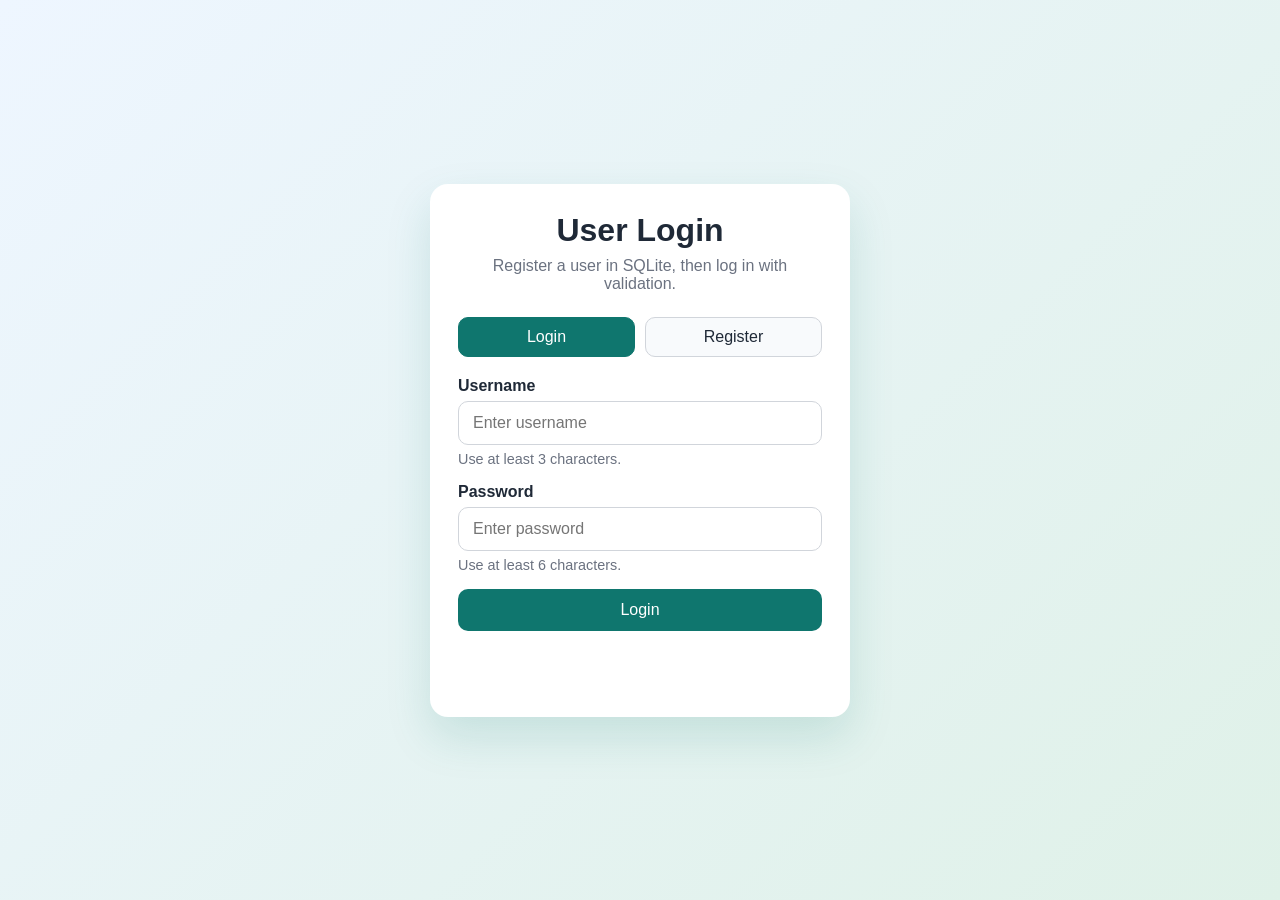
<file: copilot/codex/index.html>
<!DOCTYPE html>
<html lang="en">
<head>
    <meta charset="UTF-8">
    <meta name="viewport" content="width=device-width, initial-scale=1.0">
    <title>Login System</title>
    <style>
        :root {
            --bg: linear-gradient(135deg, #eef6ff 0%, #dff1e8 100%);
            --card: #ffffff;
            --text: #1f2937;
            --muted: #6b7280;
            --border: #d1d5db;
            --accent: #0f766e;
            --accent-dark: #115e59;
            --danger: #b91c1c;
            --success: #166534;
            --shadow: 0 20px 45px rgba(15, 118, 110, 0.15);
        }

        * {
            box-sizing: border-box;
        }

        body {
            margin: 0;
            min-height: 100vh;
            display: grid;
            place-items: center;
            padding: 24px;
            font-family: "Segoe UI", Tahoma, Geneva, Verdana, sans-serif;
            color: var(--text);
            background: var(--bg);
        }

        .card {
            width: min(100%, 420px);
            background: var(--card);
            border-radius: 18px;
            box-shadow: var(--shadow);
            padding: 28px;
        }

        h1 {
            margin: 0 0 8px;
            font-size: 2rem;
            text-align: center;
        }

        .subtitle {
            margin: 0 0 24px;
            text-align: center;
            color: var(--muted);
        }

        .tabs {
            display: grid;
            grid-template-columns: 1fr 1fr;
            gap: 10px;
            margin-bottom: 20px;
        }

        .tab-button {
            border: 1px solid var(--border);
            background: #f8fafc;
            color: var(--text);
            border-radius: 10px;
            padding: 10px;
            font-size: 1rem;
            cursor: pointer;
        }

        .tab-button.active {
            background: var(--accent);
            color: #fff;
            border-color: var(--accent);
        }

        .field-group {
            margin-bottom: 16px;
        }

        label {
            display: block;
            margin-bottom: 6px;
            font-weight: 600;
        }

        input {
            width: 100%;
            padding: 12px 14px;
            border: 1px solid var(--border);
            border-radius: 10px;
            font-size: 1rem;
        }

        input:focus {
            outline: 2px solid rgba(15, 118, 110, 0.2);
            border-color: var(--accent);
        }

        .hint {
            margin-top: 6px;
            font-size: 0.9rem;
            color: var(--muted);
        }

        .actions {
            display: grid;
            gap: 12px;
        }

        button.primary {
            border: none;
            border-radius: 10px;
            padding: 12px;
            background: var(--accent);
            color: #fff;
            font-size: 1rem;
            cursor: pointer;
        }

        button.primary:hover {
            background: var(--accent-dark);
        }

        .message {
            min-height: 24px;
            margin-top: 18px;
            font-weight: 600;
            text-align: center;
        }

        .message.error {
            color: var(--danger);
        }

        .message.success {
            color: var(--success);
        }

        .hidden {
            display: none;
        }

        @media (max-width: 480px) {
            .card {
                padding: 22px;
            }

            h1 {
                font-size: 1.7rem;
            }
        }
    </style>
</head>
<body>
    <section class="card">
        <h1>User Login</h1>
        <p class="subtitle">Register a user in SQLite, then log in with validation.</p>

        <div class="tabs">
            <button class="tab-button active" id="showLoginBtn" type="button">Login</button>
            <button class="tab-button" id="showRegisterBtn" type="button">Register</button>
        </div>

        <form id="authForm" novalidate>
            <div class="field-group">
                <label for="username">Username</label>
                <input type="text" id="username" name="username" placeholder="Enter username">
                <div class="hint">Use at least 3 characters.</div>
            </div>

            <div class="field-group">
                <label for="password">Password</label>
                <input type="password" id="password" name="password" placeholder="Enter password">
                <div class="hint">Use at least 6 characters.</div>
            </div>

            <div class="field-group hidden" id="confirmPasswordGroup">
                <label for="confirmPassword">Confirm Password</label>
                <input type="password" id="confirmPassword" name="confirmPassword" placeholder="Confirm password">
            </div>

            <div class="actions">
                <button class="primary" type="submit" id="submitBtn">Login</button>
            </div>
        </form>

        <p class="message" id="message"></p>
    </section>

    <script>
        const API_BASE_URL = "http://127.0.0.1:8000";

        const authForm = document.getElementById("authForm");
        const usernameInput = document.getElementById("username");
        const passwordInput = document.getElementById("password");
        const confirmPasswordInput = document.getElementById("confirmPassword");
        const confirmPasswordGroup = document.getElementById("confirmPasswordGroup");
        const submitBtn = document.getElementById("submitBtn");
        const messageBox = document.getElementById("message");
        const showLoginBtn = document.getElementById("showLoginBtn");
        const showRegisterBtn = document.getElementById("showRegisterBtn");

        let mode = "login";

        function setMode(nextMode) {
            mode = nextMode;
            const isRegister = mode === "register";

            confirmPasswordGroup.classList.toggle("hidden", !isRegister);
            submitBtn.textContent = isRegister ? "Register" : "Login";
            showLoginBtn.classList.toggle("active", !isRegister);
            showRegisterBtn.classList.toggle("active", isRegister);
            clearMessage();
            authForm.reset();
        }

        function showMessage(text, type) {
            messageBox.textContent = text;
            messageBox.className = `message ${type}`;
        }

        function clearMessage() {
            messageBox.textContent = "";
            messageBox.className = "message";
        }

        function validateForm() {
            const username = usernameInput.value.trim();
            const password = passwordInput.value.trim();
            const confirmPassword = confirmPasswordInput.value.trim();

            if (username.length < 3) {
                showMessage("Username must be at least 3 characters long.", "error");
                return null;
            }

            if (password.length < 6) {
                showMessage("Password must be at least 6 characters long.", "error");
                return null;
            }

            if (mode === "register" && password !== confirmPassword) {
                showMessage("Passwords do not match.", "error");
                return null;
            }

            return { username, password };
        }

        async function submitAuth(event) {
            event.preventDefault();
            clearMessage();

            const formData = validateForm();
            if (!formData) {
                return;
            }

            const endpoint = mode === "register" ? "/register" : "/login";

            try {
                const response = await fetch(`${API_BASE_URL}${endpoint}`, {
                    method: "POST",
                    headers: {
                        "Content-Type": "application/json"
                    },
                    body: JSON.stringify(formData)
                });

                const data = await response.json();

                if (!response.ok) {
                    showMessage(data.message || "Request failed.", "error");
                    return;
                }

                showMessage(data.message, "success");
                if (mode === "register") {
                    setMode("login");
                    usernameInput.value = formData.username;
                }
            } catch (error) {
                showMessage("Server not reachable. Start the Python server first.", "error");
            }
        }

        showLoginBtn.addEventListener("click", function () {
            setMode("login");
        });

        showRegisterBtn.addEventListener("click", function () {
            setMode("register");
        });

        authForm.addEventListener("submit", submitAuth);
    </script>
</body>
</html>
</file>
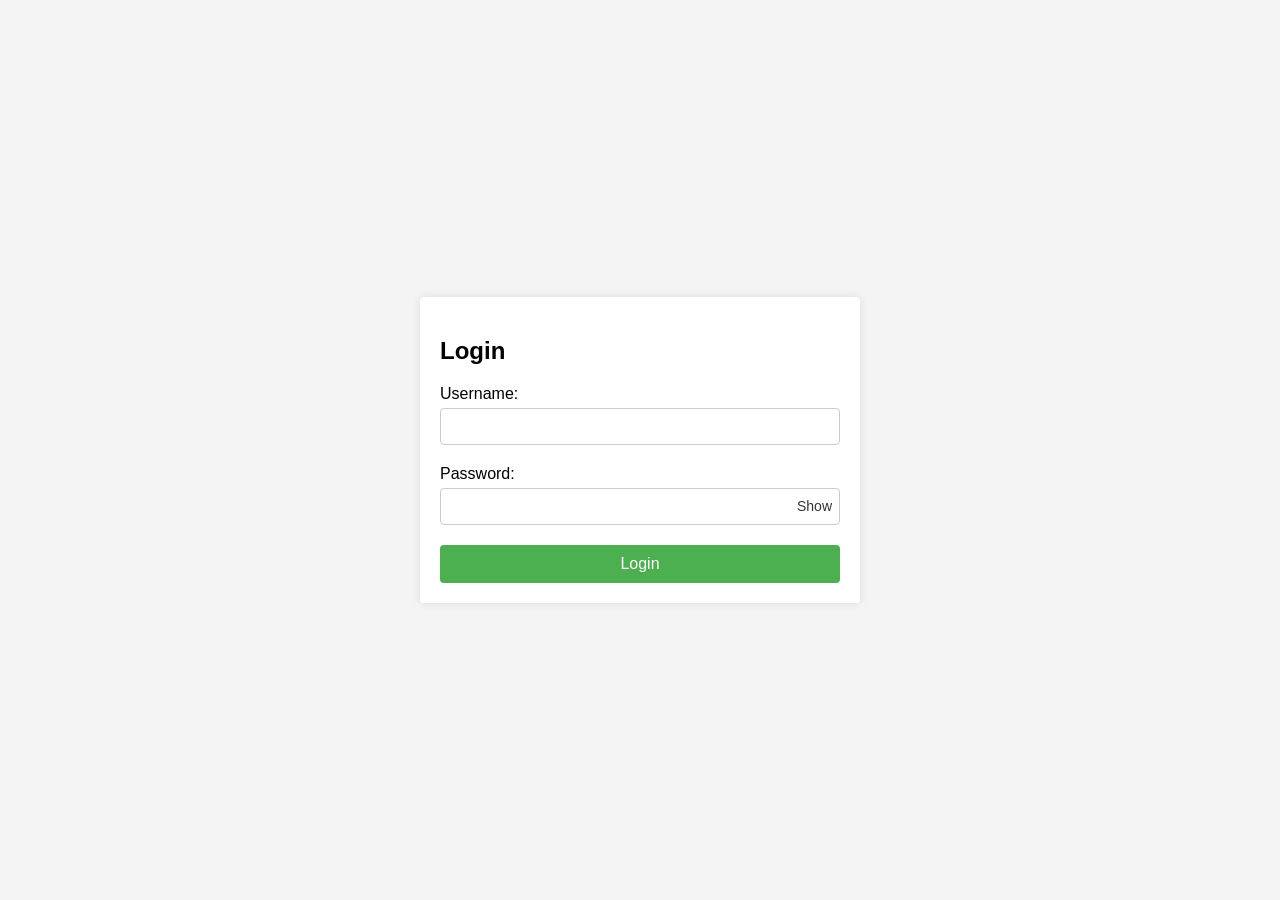
<file: copilot/day1.html>
<!DOCTYPE html>
<html lang="en">
<head>
    <meta charset="UTF-8">
    <meta name="viewport" content="width=device-width, initial-scale=1.0">
    <title>Responsive Login Form</title>
    <style>
        :root {
            --primary-color: #4CAF50;
            --primary-hover: #45a049;
            --border-color: #ccc;
            --error-color: red;
            --text-dark: #333;
            --bg-light: #f4f4f4;
            --padding-small: 5px;
            --padding-base: 10px;
            --padding-container: 20px;
            --border-radius: 4px;
            --shadow: 0 0 10px rgba(0, 0, 0, 0.1);
        }

        body {
            font-family: Arial, sans-serif;
            background-color: var(--bg-light);
            display: flex;
            justify-content: center;
            align-items: center;
            height: 100vh;
            margin: 0;
        }

        .login-container {
            background-color: white;
            padding: var(--padding-container);
            border-radius: var(--border-radius);
            box-shadow: var(--shadow);
            width: 100%;
            max-width: 400px;
        }

        .login-form {
            display: flex;
            flex-direction: column;
        }

        .form-group {
            margin-bottom: 15px;
        }

        label {
            margin-bottom: var(--padding-small);
            display: block;
        }

        input[type="text"],
        input[type="password"] {
            width: 100%;
            padding: var(--padding-base);
            border: 1px solid var(--border-color);
            border-radius: var(--border-radius);
            box-sizing: border-box;
        }

        .password-wrapper {
            position: relative;
        }

        .password-wrapper input {
            padding-right: 70px;
        }

        button {
            background-color: var(--primary-color);
            color: white;
            padding: var(--padding-base);
            border: none;
            border-radius: var(--border-radius);
            cursor: pointer;
            font-size: 16px;
        }

        button:hover {
            background-color: var(--primary-hover);
        }

        .toggle-password {
            position: absolute;
            right: 8px;
            top: 50%;
            transform: translateY(-50%);
            background: none;
            border: none;
            color: var(--text-dark);
            cursor: pointer;
            padding: 0;
            font-size: 14px;
        }

        .toggle-password:hover {
            background-color: transparent;
        }

        .error {
            color: var(--error-color);
            font-size: 14px;
            margin-top: var(--padding-small);
        }

        @media (max-width: 480px) {
            .login-container {
                padding: 15px;
            }
        }
    </style>
</head>
<body>

    <div class="login-container">
        <h2>Login</h2>
        <form class="login-form" id="loginForm">
            <div class="form-group">
                <label for="username">Username:</label>
                <input type="text" id="username" name="username">
                <div class="error" id="usernameError"></div>
            </div>
            <div class="form-group">
                <label for="password">Password:</label>
                <div class="password-wrapper">
                    <input type="password" id="password" name="password">
                    <button type="button" class="toggle-password" id="togglePassword">Show</button>
                </div>
                <div class="error" id="passwordError"></div>
            </div>
            <button type="submit">Login</button>
        </form>
    </div>

    <script>
        const formElements = {
            form: document.getElementById('loginForm'),
            username: document.getElementById('username'),
            password: document.getElementById('password'),
            toggleBtn: document.getElementById('togglePassword'),
            usernameError: document.getElementById('usernameError'),
            passwordError: document.getElementById('passwordError')
        };

        const errors = {
            usernameRequired: 'Username is required.',
            passwordRequired: 'Password is required.',
            passwordLength: 'Password must be at least 6 characters long.'
        };

        function setError(field, message) {
            field.textContent = message;
        }

        function clearErrors() {
            setError(formElements.usernameError, '');
            setError(formElements.passwordError, '');
        }

        function validateForm() {
            clearErrors();
            let isValid = true;

            const username = formElements.username.value.trim();
            if (username === '') {
                setError(formElements.usernameError, errors.usernameRequired);
                isValid = false;
            }

            const password = formElements.password.value;
            if (password === '') {
                setError(formElements.passwordError, errors.passwordRequired);
                isValid = false;
            } else if (password.length < 6) {
                setError(formElements.passwordError, errors.passwordLength);
                isValid = false;
            }

            return isValid;
        }

        function togglePasswordVisibility() {
            const isHidden = formElements.password.type === 'password';
            formElements.password.type = isHidden ? 'text' : 'password';
            formElements.toggleBtn.textContent = isHidden ? 'Hide' : 'Show';
        }

        // Event listeners
        formElements.form.addEventListener('submit', function(event) {
            event.preventDefault();
            if (validateForm()) {
                alert('Login successful!');
                // TODO: Add form submission or redirect logic here
            }
        });

        formElements.toggleBtn.addEventListener('click', togglePasswordVisibility);
    </script>
</body>
</html>
</file>
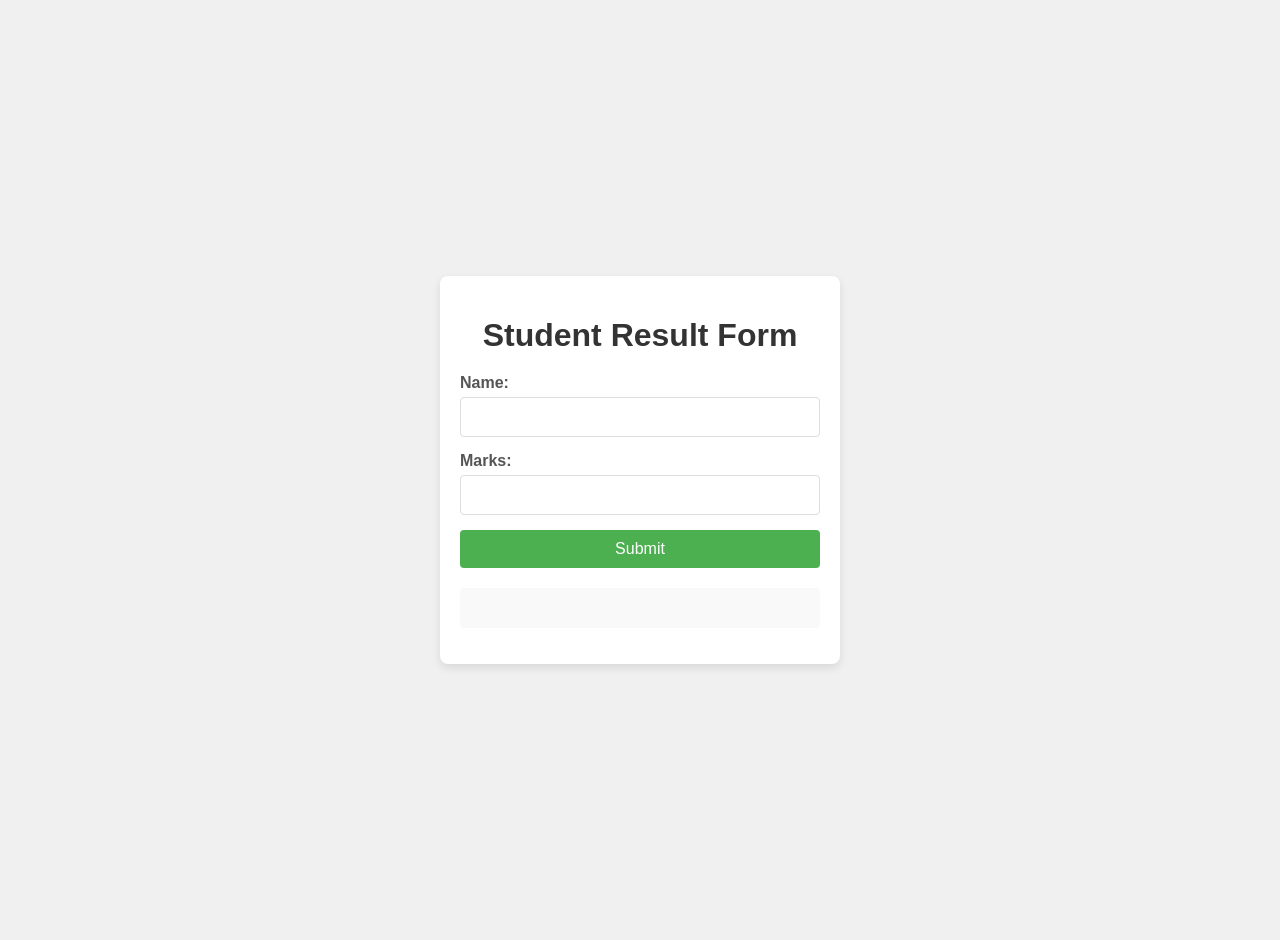
<file: copilot/fullcopilotuse.html>
<!-- HTML5 document declaration -->
<!DOCTYPE html>
<html lang="en">
<head>
    <!-- Character encoding for the document -->
    <meta charset="UTF-8">
    <!-- Viewport meta tag for responsive design -->
    <meta name="viewport" content="width=device-width, initial-scale=1.0">
    <!-- Page title -->
    <title>Student Result Form</title>
    <style>
        /* Body styles for overall page layout */
        body {
            font-family: Arial, sans-serif; /* Font family for the entire page */
            background-color: #f0f0f0; /* Light gray background */
            margin: 0; /* Remove default margins */
            padding: 20px; /* Padding around the page content */
            display: flex; /* Use flexbox for centering */
            justify-content: center; /* Center horizontally */
            align-items: center; /* Center vertically */
            min-height: 100vh; /* Full viewport height */
        }

        /* Card container styles */
        .card {
            background-color: white; /* White background for the card */
            border-radius: 8px; /* Rounded corners */
            box-shadow: 0 4px 8px rgba(0, 0, 0, 0.1); /* Subtle shadow */
            padding: 20px; /* Internal padding */
            max-width: 400px; /* Maximum width */
            width: 100%; /* Full width up to max-width */
            box-sizing: border-box; /* Include padding in width calculation */
        }

        /* Heading styles */
        h1 {
            text-align: center; /* Center the title */
            color: #333; /* Dark gray text color */
            margin-bottom: 20px; /* Space below the title */
        }

        /* Form container styles */
        form {
            display: flex; /* Use flexbox for form layout */
            flex-direction: column; /* Stack form elements vertically */
        }

        /* Label styles */
        label {
            margin-bottom: 5px; /* Space below labels */
            font-weight: bold; /* Bold font weight */
            color: #555; /* Medium gray text color */
        }

        /* Input field styles */
        input {
            padding: 10px; /* Internal padding for inputs */
            margin-bottom: 15px; /* Space below inputs */
            border: 1px solid #ddd; /* Light gray border */
            border-radius: 4px; /* Rounded corners */
            font-size: 16px; /* Font size for better mobile experience */
        }

        /* Button styles */
        button {
            padding: 10px; /* Internal padding */
            background-color: #4CAF50; /* Green background */
            color: white; /* White text */
            border: none; /* Remove default border */
            border-radius: 4px; /* Rounded corners */
            cursor: pointer; /* Pointer cursor on hover */
            font-size: 16px; /* Font size */
            transition: background-color 0.3s; /* Smooth color transition */
        }

        /* Button hover effect */
        button:hover {
            background-color: #45a049; /* Darker green on hover */
        }

        /* Result display paragraph styles */
        #resultDisplay {
            margin-top: 20px; /* Space above the result */
            padding: 10px; /* Internal padding */
            background-color: #f9f9f9; /* Very light gray background */
            border-radius: 4px; /* Rounded corners */
            text-align: center; /* Center the text */
            font-weight: bold; /* Bold font weight */
            min-height: 20px; /* Minimum height to prevent layout shift */
        }

        /* Responsive styles for screens smaller than 480px */
        @media (max-width: 480px) {
            .card {
                padding: 15px; /* Reduce padding on small screens */
            }
            h1 {
                font-size: 24px; /* Smaller font size for mobile */
            }
        }
    </style>
</head>
<body>
    <!-- Main card container -->
    <div class="card">
        <!-- Page title -->
        <h1>Student Result Form</h1>
        <!-- Form for student information input -->
        <form id="resultForm">
            <!-- Label and input for student name -->
            <label for="name">Name:</label>
            <input type="text" id="name" required>

            <!-- Label and input for student marks -->
            <label for="marks">Marks:</label>
            <input type="number" id="marks" min="0" max="100" required>

            <!-- Submit button to process the form -->
            <button type="button" id="submitBtn">Submit</button>
        </form>

        <!-- Paragraph to display the result -->
        <p id="resultDisplay"></p>
    </div>

    <script>
        // Add event listener to the submit button
        document.getElementById('submitBtn').addEventListener('click', function() {
            // Get the values from the input fields
            const name = document.getElementById('name').value;
            const marks = document.getElementById('marks').value;

            // Check if both name and marks are provided
            if (name && marks) {
                // Create the result message with name and marks
                let result = `${name} scored ${marks} marks. `;
                // Determine pass/fail based on marks (50+ is pass)
                if (marks >= 50) {
                    result += "Pass!";
                } else {
                    result += "Fail!";
                }
                // Display the result in the result paragraph
                document.getElementById('resultDisplay').textContent = result;
            } else {
                // Display error message if fields are empty
                document.getElementById('resultDisplay').textContent = "Please fill in all fields.";
            }
        });
    </script>
</body>
</html>
</file>
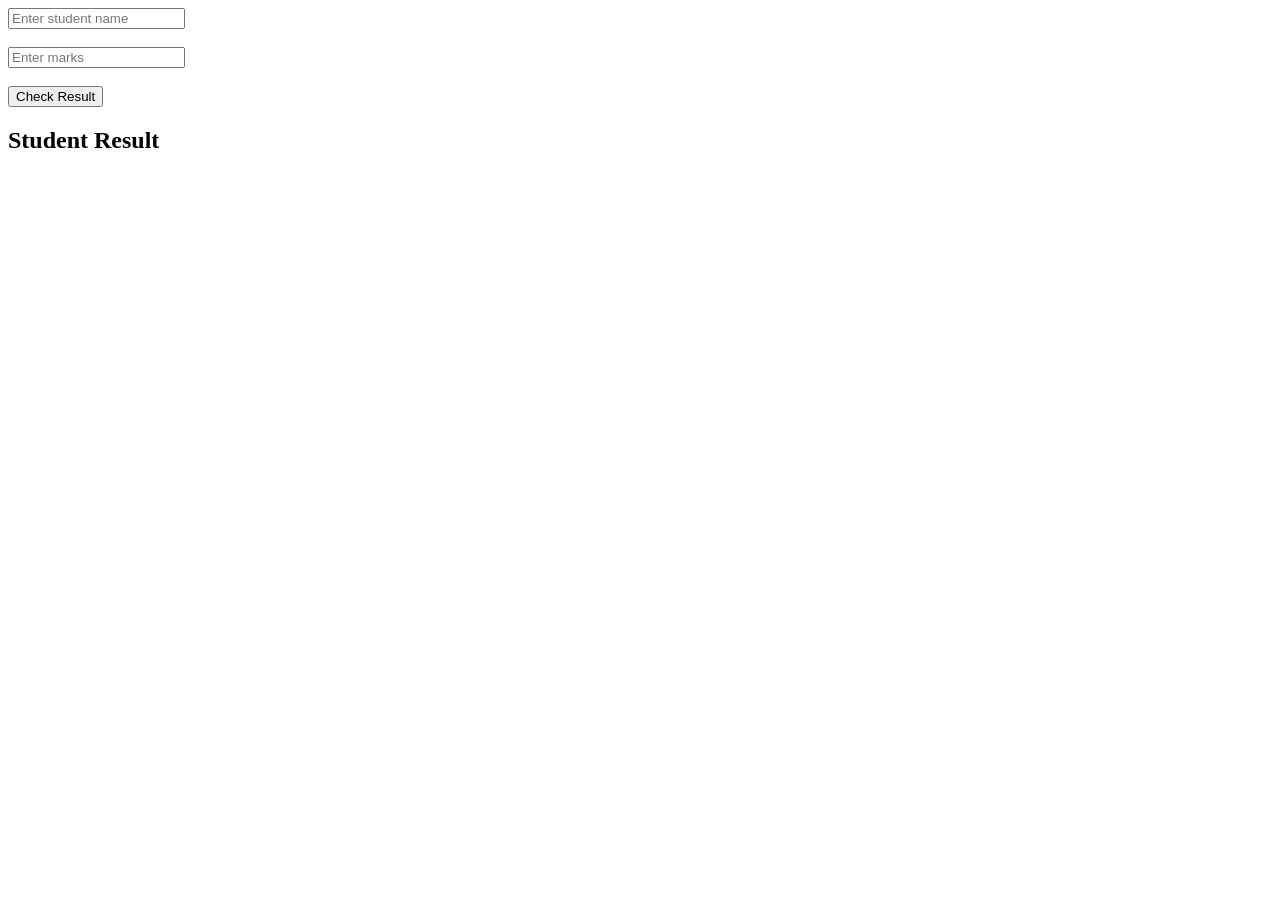
<file: copilot/studentMarksAnalyzer.html>
<!-- Goal:
Create a page that:

Takes student name

Takes marks

Shows Pass / Fail -->
<!DOCTYPE html>
<html>
<head>
<title>Student Marks Checker</title>
</head>
<body>
<!-- input field for student name
  -->
<input type="text" id="studentName" placeholder="Enter student name">
<br><br>

<!-- input field for marks
  -->
<input type="number" id="marks" placeholder="Enter marks">
<br><br>

<!-- button to check result
  -->
<button onclick="checkResult()">Check Result</button>

<h2>Student Result</h2>
<p id="result"></p>

<script>
function checkResult() {
  const marks = Number(document.getElementById("marks").value);
  const result = marks >= 40 ? "Pass" : "Fail";
  document.getElementById("result").textContent = result;
}
</script>

</body>
</html>
</file>
